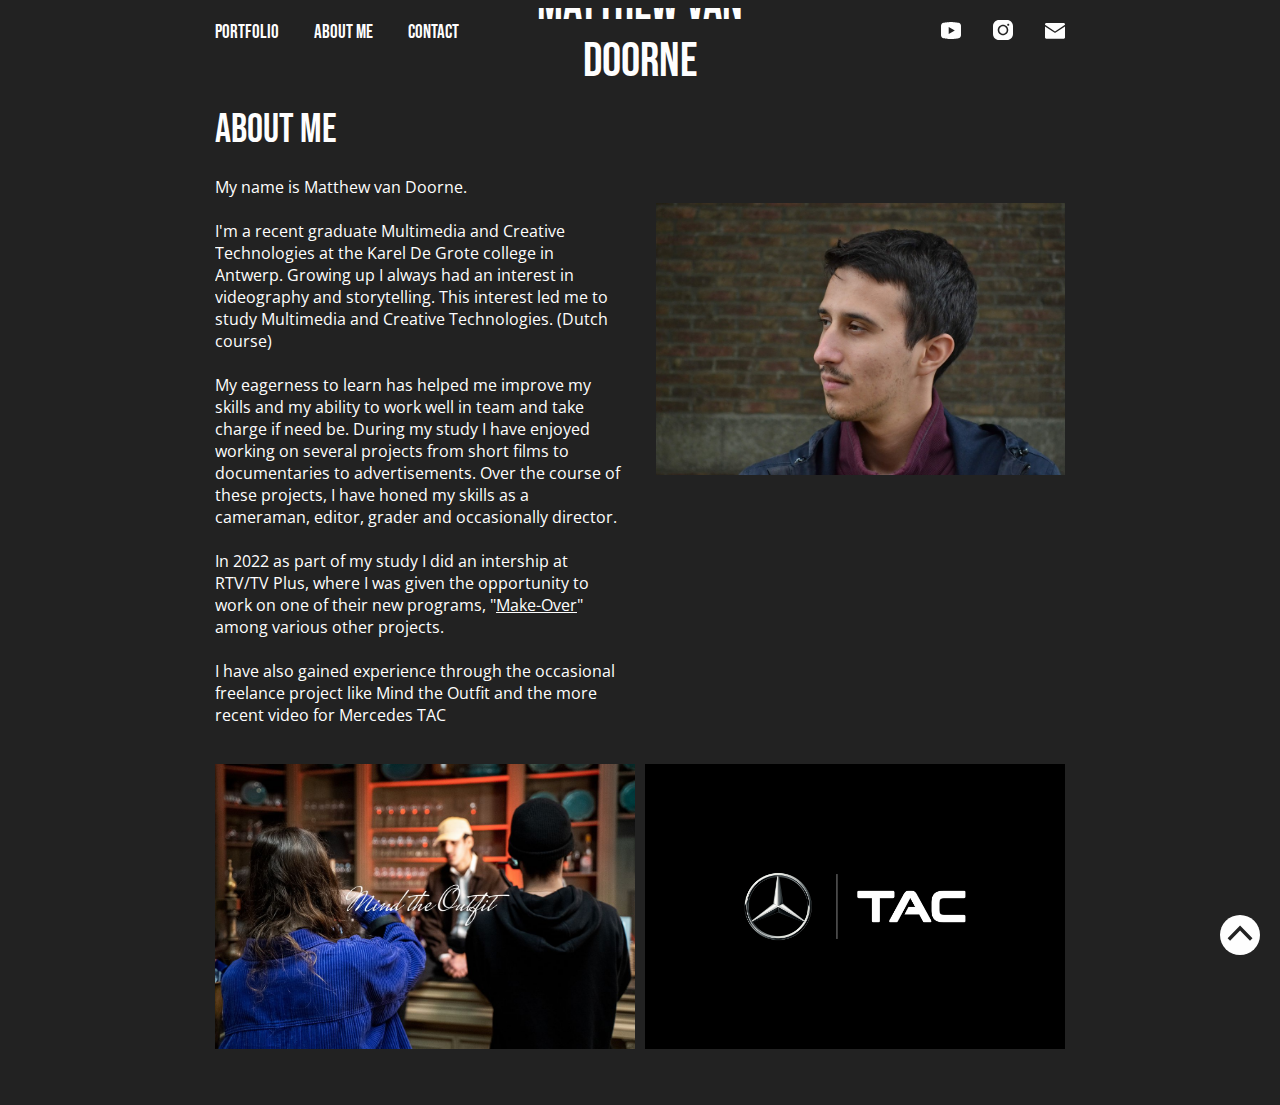
<file: about-me.html>
<!DOCTYPE html>
<html lang="en">
<head>
    <meta charset="UTF-8">
    <meta name="viewport" content="width=device-width, initial-scale=1.0">

    <!-- Fonts -->
    <link rel="preconnect" href="https://fonts.googleapis.com">
    <link rel="preconnect" href="https://fonts.gstatic.com" crossorigin>
    <link href="https://fonts.googleapis.com/css2?family=Bebas+Neue&display=swap" rel="stylesheet">
    <link href="https://fonts.googleapis.com/css2?family=Open+Sans:ital,wght@0,300;0,400;0,500;0,600;0,700;0,800;1,300;1,400;1,500;1,600;1,700;1,800&display=swap" rel="stylesheet">

    <!-- Css -->
    <link rel="stylesheet" href="./css/main.css">
    <link rel="stylesheet" href="./css/project-gallery.css">
    <link rel="stylesheet" href="./css/custom-blocks.css">

    <!-- SEO stuff -->
    <link rel="icon" href="./assets/seo/favicon.png">

    <!-- Primary Meta Tags -->
    <title>Matthew Van Doorne | About me</title>
    <meta name="title" content="Matthew Van Doorne | About me" />
    <meta name="description" content="Ambitious creative and technology enthousiast." />

    <!-- Open Graph / Facebook -->
    <meta property="og:type" content="website" />
    <meta property="og:url" content="https://matthewvandoorne.github.io/portfolio/" /> 
    <meta property="og:title" content="Matthew Van Doorne | About me" />
    <meta property="og:description" content="Ambitious creative and technology enthousiast." />
    <meta property="og:image" content="https://matthewvandoorne.github.io/portfolio/assets/seo/metatag.png" /> 

    <!-- Twitter -->
    <meta property="twitter:card" content="summary_large_image" />
    <meta property="twitter:url" content="https://matthewvandoorne.github.io/portfolio/" /> 
    <meta property="twitter:title" content="Matthew Van Doorne | About me" />
    <meta property="twitter:description" content="Ambitious creative and technology enthousiast." />
    <meta property="twitter:image" content="https://matthewvandoorne.github.io/portfolio/assets/seo/metatag.png" /> 

</head>
<body>
    <nav class="desktop-nav">
        <div class="internal-links">
            <a href="./index.html">Portfolio</a>
            <a href="./about-me.html">About me</a>
            <a href="./contact.html">Contact</a>
        </div>

        <a href="./index.html" class="logo"><h1>Matthew Van Doorne</h1></a>

        <div class="social-links">
            <a href="https://www.youtube.com/channel/UC_4LJ2AacOjY6JQMafYwC5Q"><img src="./assets/social-icons/youtube.svg" target="_blank" alt="youtube"></a>
            <a href="https://www.instagram.com/matthewvandoorne/" target="_blank"><img src="./assets/social-icons/instagram.svg" alt="instagram"></a>
            <a href="mailto:matthewvd@hotmail.com"><img src="./assets/social-icons/mail.svg" alt="Email"></a>
        </div>
    </nav>

    <nav class="mobile-nav">
        <a href="./index.html" class="logo"><h1>Matthew Van Doorne</h1></a>

        <input type="checkbox" name="" id="HamburgerState">
        <div class="hamburger hamburger-lines">
            <span class="line line1"></span>
            <span class="line line2"></span>
            <span class="line line3"></span>
        </div>

        <div class="menu-items">
            <div class="internal-links">
                <a href="./index.html">Portfolio</a>
                <a href="./about-me.html">About me</a>
                <a href="./contact.html">Contact</a>
            </div>
            
            <div class="social-links">
                <a href="https://www.youtube.com/channel/UC_4LJ2AacOjY6JQMafYwC5Q"><img src="./assets/social-icons/youtube.svg" target="_blank" alt="youtube"></a>
                <a href="https://www.instagram.com/matthewvandoorne/" target="_blank"><img src="./assets/social-icons/instagram.svg" alt="instagram"></a>
                <a href="mailto:matthewvd@hotmail.com"><img src="./assets/social-icons/mail.svg" alt="Email"></a>
            </div>
        </div>
    </nav>

    <main>
        <section class="left-title-block">
            <h2>About me</h2>
        </section>

        <section class="image-right-text-left-block">
            <p>
                <br> My name is Matthew van Doorne.<br><br> 
                I'm a recent graduate Multimedia and Creative Technologies at the Karel De Grote college in Antwerp. 
                Growing up I always had an interest in videography and storytelling. 
                This interest led me to study Multimedia and Creative Technologies. (Dutch course) 
                <br><br> My eagerness to learn has helped me improve my skills and my ability to work well in team and take charge if need be. 
                During my study I have enjoyed working on several projects from short films to documentaries to advertisements. Over the course of these projects, I have honed my skills as a cameraman, editor, grader and occasionally director.
                <br><br> In 2022 as part of my study I did an intership at RTV/TV Plus, where I was given the opportunity to work on one of their new programs, "<a href="https://tvplus.be/artikel/een-metamorfose-om-u-tegen-te-zeggen">Make-Over</a>" among various other projects. 
                <br><br> I have also gained experience through the occasional freelance project like Mind the Outfit and the more recent video for Mercedes TAC
            </p>
            <img src="./assets/matthew-van-doorne.jpg" alt="Matthew Van Doorne">
        </section>

        <br><br>

        <section class="project-gallery">
                        
            <a href="./projects/mind-the-outfit.html" class="project-wrapper">
                <img src="./assets/projects/mind-the-outfit/mind the outfit.jpg" alt="Mind the outfit">
                <div class="text-overlay">
                    <h3>Mind the outfit <br>2021</h3>
                </div>
            </a>
            
            <a href="./projects/mercedes-tac.html" class="project-wrapper">
                <img src="./assets/projects/tac-mercedes/Thumbnail 3.jpg" alt="TAC Mercedes Benz">
                <div class="text-overlay">
                    <h3>TAC Mercedes Benz <br>2022</h3>
                </div>
            </a>

        </section>  
    </main>
    <div id="scrollToTopButton"><img src="./assets/up-arrow.svg" alt="upButton"></div>

    <script src="./js/main.js"></script>
</body>
</html>
</file>
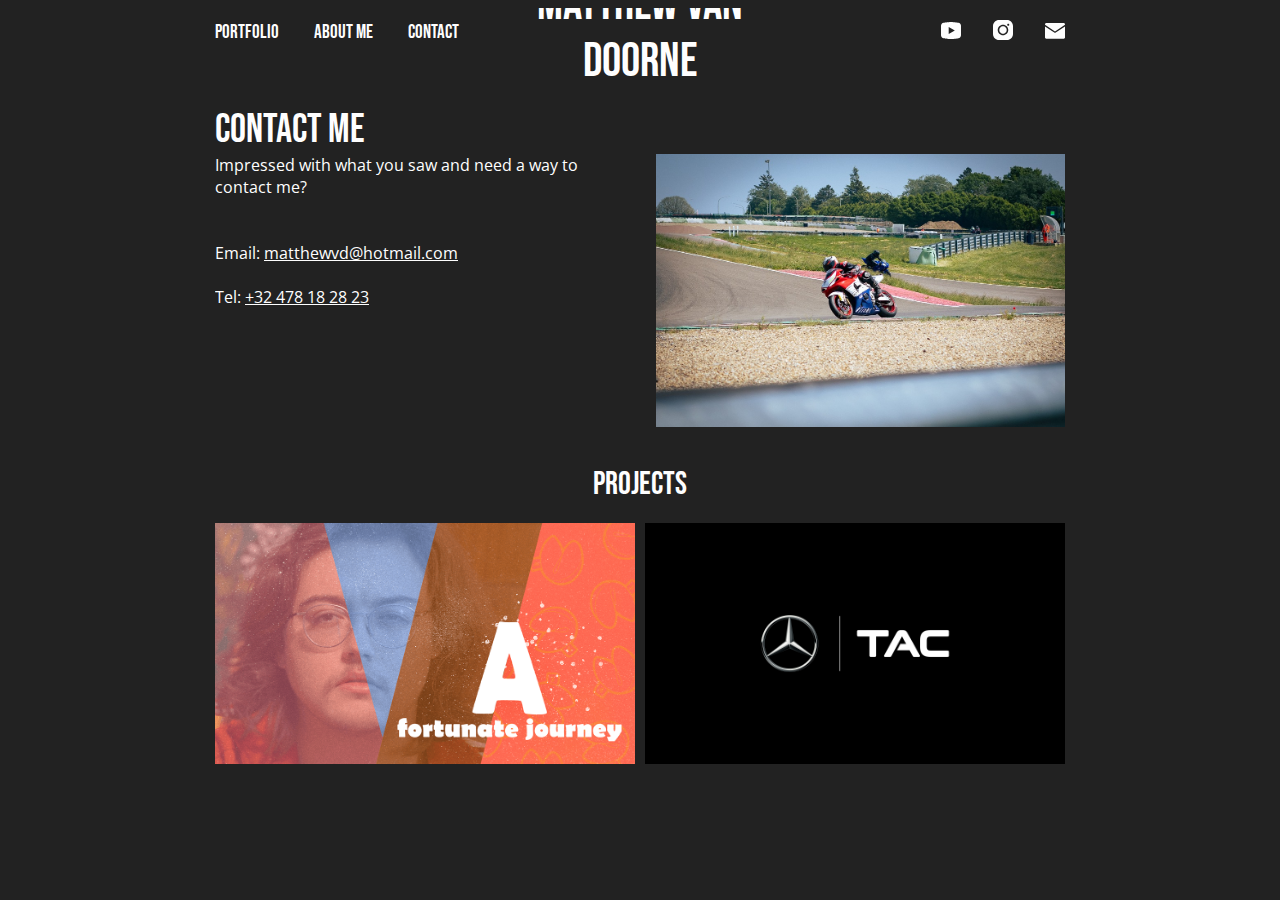
<file: contact.html>
<!DOCTYPE html>
<html lang="en">
<head>
    <meta charset="UTF-8">
    <meta name="viewport" content="width=device-width, initial-scale=1.0">

    <!-- Fonts -->
    <link rel="preconnect" href="https://fonts.googleapis.com">
    <link rel="preconnect" href="https://fonts.gstatic.com" crossorigin>
    <link href="https://fonts.googleapis.com/css2?family=Bebas+Neue&display=swap" rel="stylesheet">
    <link href="https://fonts.googleapis.com/css2?family=Open+Sans:ital,wght@0,300;0,400;0,500;0,600;0,700;0,800;1,300;1,400;1,500;1,600;1,700;1,800&display=swap" rel="stylesheet">

    <!-- Css -->
    <link rel="stylesheet" href="./css/main.css">
    <link rel="stylesheet" href="./css/project-gallery.css">
    <link rel="stylesheet" href="./css/custom-blocks.css">

    <!-- SEO stuff -->
    <link rel="icon" href="./assets/seo/favicon.png">

    <!-- Primary Meta Tags -->
    <title>Matthew Van Doorne | Contact me</title>
    <meta name="title" content="Matthew Van Doorne | Contact me" />
    <meta name="description" content="Ambitious creative and technology enthousiast." />

    <!-- Open Graph / Facebook -->
    <meta property="og:type" content="website" />
    <meta property="og:url" content="https://matthewvandoorne.github.io/portfolio/" /> 
    <meta property="og:title" content="Matthew Van Doorne | Contact me" />
    <meta property="og:description" content="Ambitious creative and technology enthousiast." />
    <meta property="og:image" content="https://matthewvandoorne.github.io/portfolio/assets/seo/metatag.png" /> 

    <!-- Twitter -->
    <meta property="twitter:card" content="summary_large_image" />
    <meta property="twitter:url" content="https://matthewvandoorne.github.io/portfolio/" /> 
    <meta property="twitter:title" content="Matthew Van Doorne | Contact me" />
    <meta property="twitter:description" content="Ambitious creative and technology enthousiast." />
    <meta property="twitter:image" content="https://matthewvandoorne.github.io/portfolio/assets/seo/metatag.png" /> 

</head>
<body>
    <nav class="desktop-nav">
        <div class="internal-links">
            <a href="./index.html">Portfolio</a>
            <a href="./about-me.html">About me</a>
            <a href="./contact.html">Contact</a>
        </div>

        <a href="./index.html" class="logo"><h1>Matthew Van Doorne</h1></a>

        <div class="social-links">
            <a href="https://www.youtube.com/channel/UC_4LJ2AacOjY6JQMafYwC5Q"><img src="./assets/social-icons/youtube.svg" target="_blank" alt="youtube"></a>
            <a href="https://www.instagram.com/matthewvandoorne/" target="_blank"><img src="./assets/social-icons/instagram.svg" alt="instagram"></a>
            <a href="mailto:matthewvd@hotmail.com"><img src="./assets/social-icons/mail.svg" alt="Email"></a>
        </div>
    </nav>

    <nav class="mobile-nav">
        <a href="./index.html" class="logo"><h1>Matthew Van Doorne</h1></a>

        <input type="checkbox" name="" id="HamburgerState">
        <div class="hamburger hamburger-lines">
            <span class="line line1"></span>
            <span class="line line2"></span>
            <span class="line line3"></span>
        </div>

        <div class="menu-items">
            <div class="internal-links">
                <a href="./index.html">Portfolio</a>
                <a href="./about-me.html">About me</a>
                <a href="./contact.html">Contact</a>
            </div>
            
            <div class="social-links">
                <a href="https://www.youtube.com/channel/UC_4LJ2AacOjY6JQMafYwC5Q"><img src="./assets/social-icons/youtube.svg" target="_blank" alt="youtube"></a>
                <a href="https://www.instagram.com/matthewvandoorne/" target="_blank"><img src="./assets/social-icons/instagram.svg" alt="instagram"></a>
                <a href="mailto:matthewvd@hotmail.com"><img src="./assets/social-icons/mail.svg" alt="Email"></a>
            </div>
        </div>
    </nav>

    <main>
        <section class="left-title-block">
            <h2>Contact me</h2>
        </section>

        <section class="image-right-text-left-block">
            <p>Impressed with what you saw and need a way to contact me? 
                <br><br><br>
                Email: <a href="mailto:matthewvd@hotmail.com">matthewvd@hotmail.com</a>
                <br><br>
                Tel: <a href="tel:+32 478 18 28 23">+32 478 18 28 23</a>
            </p>
            <img src="./assets/DSC05279.jpg" alt="Contact phone">
        </section>

        <br><br> 
        <section class="middle-sub-title-block">
            <h3>
                Projects
            </h3>
        </section>
        <br>
        <section class="project-gallery">
            
            <a href="./projects/fortunate-journey.html" class="project-wrapper">
                <img src="./assets/projects/fortunate-journey/Poster Wide-min.png" alt="Fortunate journey">
                <div class="text-overlay">
                    <h3>Fortunate journey <br>2021</h3>
                </div>
            </a>
            <a href="./projects/mercedes-tac.html" class="project-wrapper">
                <img src="./assets/projects/tac-mercedes/Thumbnail 3.jpg" alt="TAC Mercedes Benz">
                <div class="text-overlay">
                    <h3>TAC Mercedes Benz <br>2022</h3>
                </div>
            </a>
        </section>  
    </main>
    <div id="scrollToTopButton"><img src="./assets/up-arrow.svg" alt="upButton"></div>

    <script src="./js/main.js"></script>
</body>
</html>
</file>
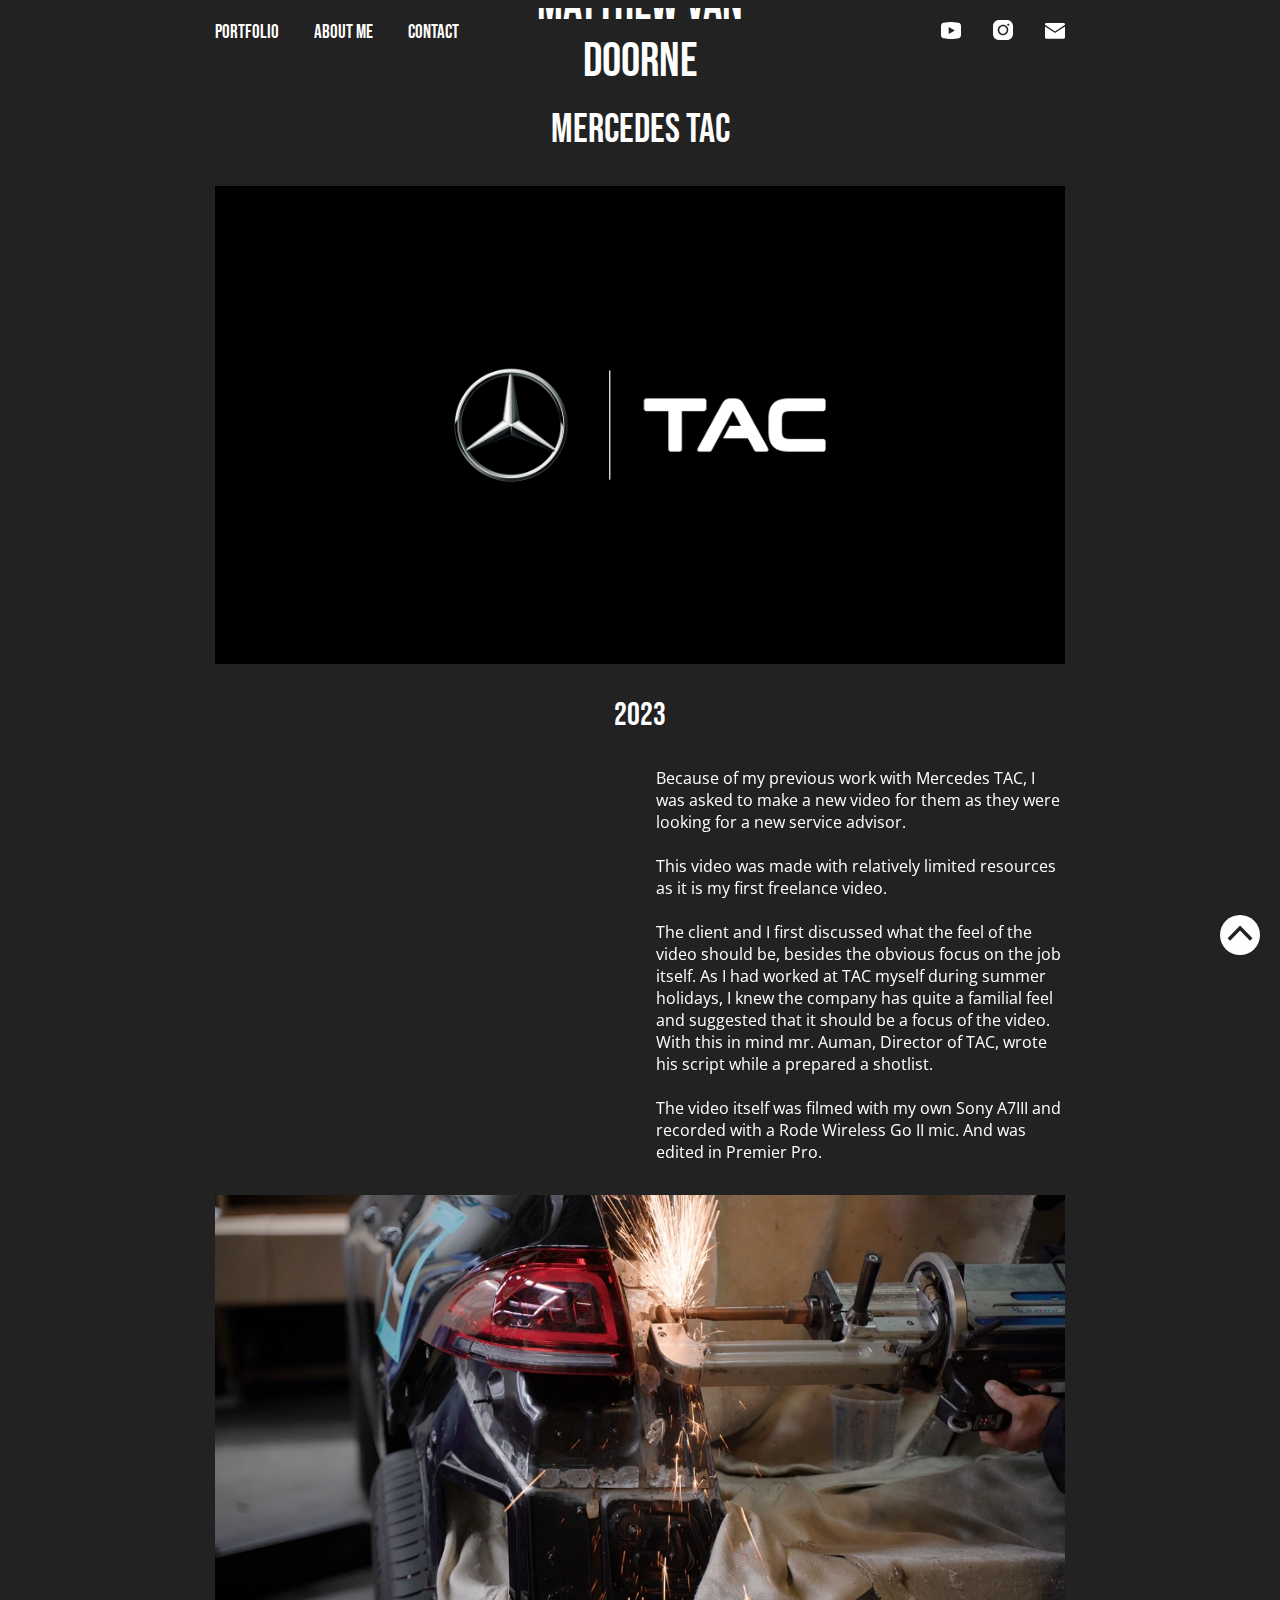
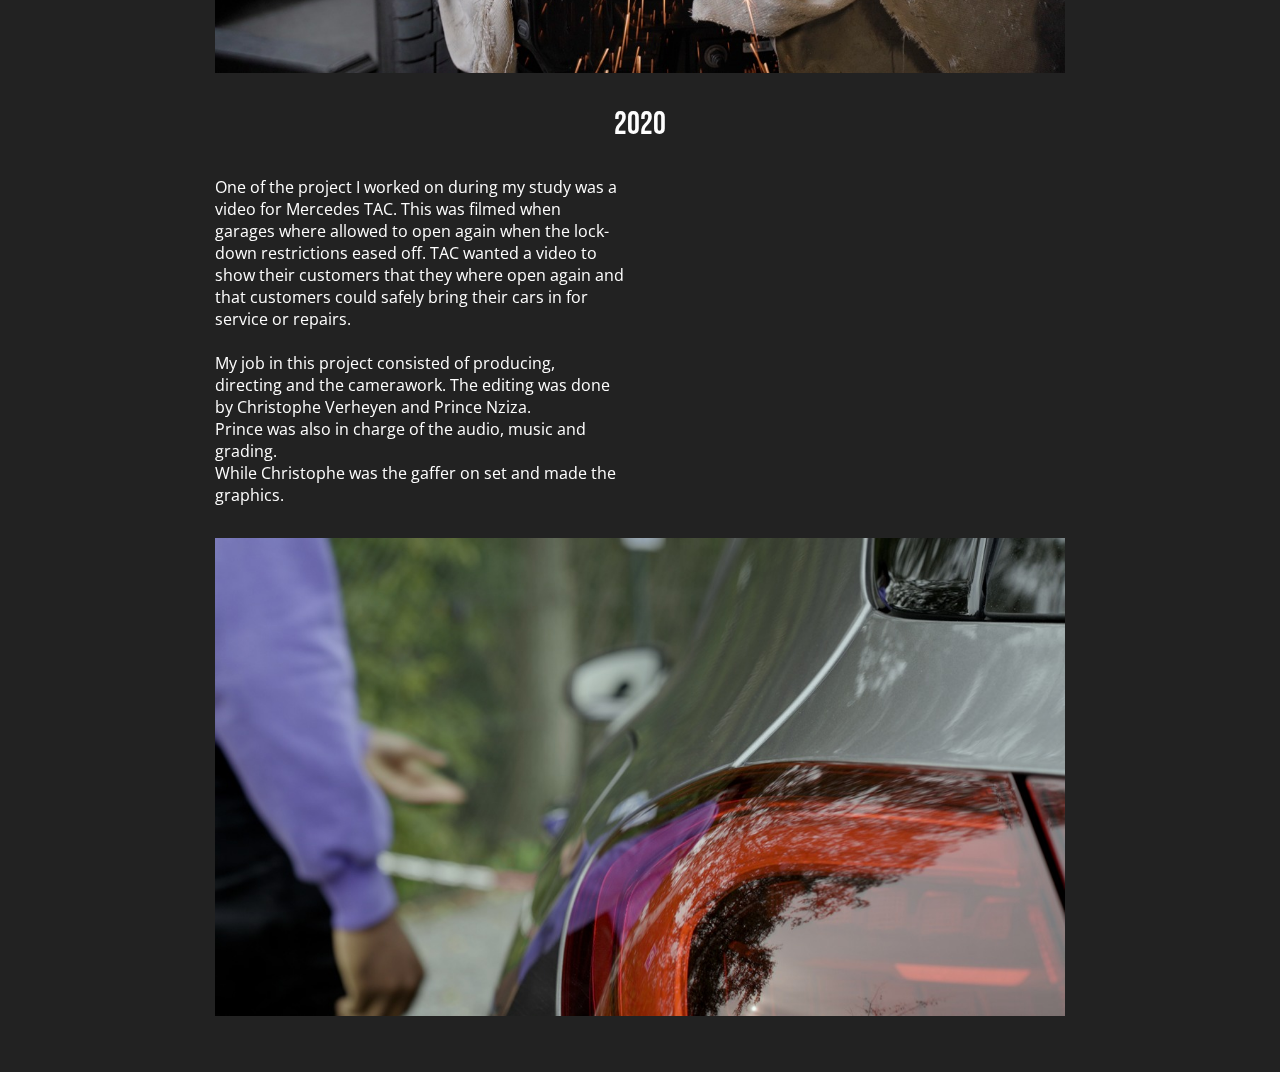
<file: projects/mercedes-tac.html>
<!DOCTYPE html>
<html lang="en">
<head>
    <meta charset="UTF-8">
    <meta name="viewport" content="width=device-width, initial-scale=1.0">

    <!-- Fonts -->
    <link rel="preconnect" href="https://fonts.googleapis.com">
    <link rel="preconnect" href="https://fonts.gstatic.com" crossorigin>
    <link href="https://fonts.googleapis.com/css2?family=Bebas+Neue&display=swap" rel="stylesheet">
    <link href="https://fonts.googleapis.com/css2?family=Open+Sans:ital,wght@0,300;0,400;0,500;0,600;0,700;0,800;1,300;1,400;1,500;1,600;1,700;1,800&display=swap" rel="stylesheet">

    <!-- Css -->
    <link rel="stylesheet" href="./../css/main.css">
    <link rel="stylesheet" href="./../css/project-gallery.css">
    <link rel="stylesheet" href="./../css/custom-blocks.css">

    <!-- SEO stuff -->
    <link rel="icon" href="./../assets/seo/favicon.png">

    <!-- Primary Meta Tags -->
    <title>Matthew Van Doorne | Mercedes Tac</title>
    <meta name="title" content="Matthew Van Doorne | Mercedes Tac" />
    <meta name="description" content="Ambitious creative and technology enthousiast." />

    <!-- Open Graph / Facebook -->
    <meta property="og:type" content="website" />
    <meta property="og:url" content="https://matthewvandoorne.github.io/portfolio/" /> 
    <meta property="og:title" content="Matthew Van Doorne | Mercedes Tac" />
    <meta property="og:description" content="Ambitious creative and technology enthousiast." />
    <meta property="og:image" content="https://matthewvandoorne.github.io/portfolio/assets/seo/metatag.png" /> 

    <!-- Twitter -->
    <meta property="twitter:card" content="summary_large_image" />
    <meta property="twitter:url" content="https://matthewvandoorne.github.io/portfolio/" /> 
    <meta property="twitter:title" content="Matthew Van Doorne | Mercedes Tac" />
    <meta property="twitter:description" content="Ambitious creative and technology enthousiast." />
    <meta property="twitter:image" content="https://matthewvandoorne.github.io/portfolio/assets/seo/metatag.png" /> 

</head>
<body>
    <nav class="desktop-nav">
        <div class="internal-links">
            <a href="./../index.html">Portfolio</a>
            <a href="./../about-me.html">About me</a>
            <a href="./../contact.html">Contact</a>
        </div>

        <a href="./../index.html" class="logo"><h1>Matthew Van Doorne</h1></a>

        <div class="social-links">
            <a href="https://www.youtube.com/channel/UC_4LJ2AacOjY6JQMafYwC5Q"><img src="./../assets/social-icons/youtube.svg" target="_blank" alt="youtube"></a>
            <a href="https://www.instagram.com/matthewvandoorne/" target="_blank"><img src="./../assets/social-icons/instagram.svg" alt="instagram"></a>
            <a href="mailto:matthewvd@hotmail.com"><img src="./../assets/social-icons/mail.svg" alt="Email"></a>
        </div>
    </nav>

    <nav class="mobile-nav">
        <a href="./../index.html" class="logo"><h1>Matthew Van Doorne</h1></a>

        <input type="checkbox" name="" id="HamburgerState">
        <div class="hamburger hamburger-lines">
            <span class="line line1"></span>
            <span class="line line2"></span>
            <span class="line line3"></span>
        </div>

        <div class="menu-items">
            <div class="internal-links">
                <a href="./../index.html">Portfolio</a>
                <a href="./../about-me.html">About me</a>
                <a href="./../contact.html">Contact</a>
            </div>
            
            <div class="social-links">
                <a href="https://www.youtube.com/channel/UC_4LJ2AacOjY6JQMafYwC5Q"><img src="./../assets/social-icons/youtube.svg" target="_blank" alt="youtube"></a>
                <a href="https://www.instagram.com/matthewvandoorne/" target="_blank"><img src="./../assets/social-icons/instagram.svg" alt="instagram"></a>
                <a href="mailto:matthewvd@hotmail.com"><img src="./../assets/social-icons/mail.svg" alt="Email"></a>
            </div>
        </div>
    </nav>

    <main class="project-main">
        <section class="middle-title-block">
            <h2>Mercedes TAC</h2>
        </section>

        <section class="single-image-block">
            <img src="./../assets/projects/tac-mercedes/Thumbnail 3.jpg" alt="Logo Mercedes TAC">
        </section>

        <section class="middle-sub-title-block">
            <h3>2023</h3>
        </section>

        <section class="youtube-left-text-right-block">
            <iframe width="560" height="315" src="https://www.youtube.com/embed/xF8R1xYlZ4A?si=OWPrgPIE7yaXBYis" title="YouTube video player" frameborder="0" allow="accelerometer; autoplay; clipboard-write; encrypted-media; gyroscope; picture-in-picture; web-share" allowfullscreen></iframe>
            <p>Because of my previous work with Mercedes TAC, I was asked to make a new video for them as they were looking for a new service advisor. 
                <br><br>This video was made with relatively limited resources as it is my first freelance video. 
                <br><br>The client and I first discussed what the feel of the video should be, besides the obvious focus on the job itself.
                As I had worked at TAC myself during summer holidays, 
                I knew the company has quite a familial feel and suggested that it should be a focus of the video.
                With this in mind mr. Auman, Director of TAC, wrote his script while a prepared a shotlist. 
                <br><br>The video itself was filmed with my own Sony A7III and recorded with a Rode Wireless Go II mic. And was edited in Premier Pro.

            </p>
        </section>

        <section class="single-image-block">
            <img src="./../assets/projects/tac-mercedes/Thumbnail 2.jpg" alt="photo of a mechanic welding">
        </section>

        <section class="middle-sub-title-block">
            <h3>2020</h3>
        </section>

        <section class="youtube-right-text-left-block">
            <p>One of the project I worked on during my study was a video for Mercedes TAC. 
                This was filmed when garages where allowed to open again when the lock-down restrictions eased off. 
                TAC wanted a video to show their customers that they where open again and that customers could safely bring their cars in for service or repairs.
                <br><br> My job in this project consisted of producing, directing and the camerawork. 
                The editing was done by Christophe Verheyen and Prince Nziza. 
                <br>Prince was also in charge of the audio, music and grading. 
                <br>While Christophe was the gaffer on set and made the graphics.</p>
            <iframe width="560" height="315" src="https://www.youtube.com/embed/n02F2sY62Ec?si=bpnRovUGoqGqvD9l" title="YouTube video player" frameborder="0" allow="accelerometer; autoplay; clipboard-write; encrypted-media; gyroscope; picture-in-picture; web-share" allowfullscreen></iframe>
        </section>

        <section class="single-image-block">
            <img src="./../assets/projects/tac-mercedes/31.jpg" alt="photo of a customer getting in their car">
        </section>
    </main>
    <div id="scrollToTopButton"><img src="./../assets/up-arrow.svg" alt="upButton"></div>

    <script src="./../js/main.js"></script>
</body>
</html>
</file>
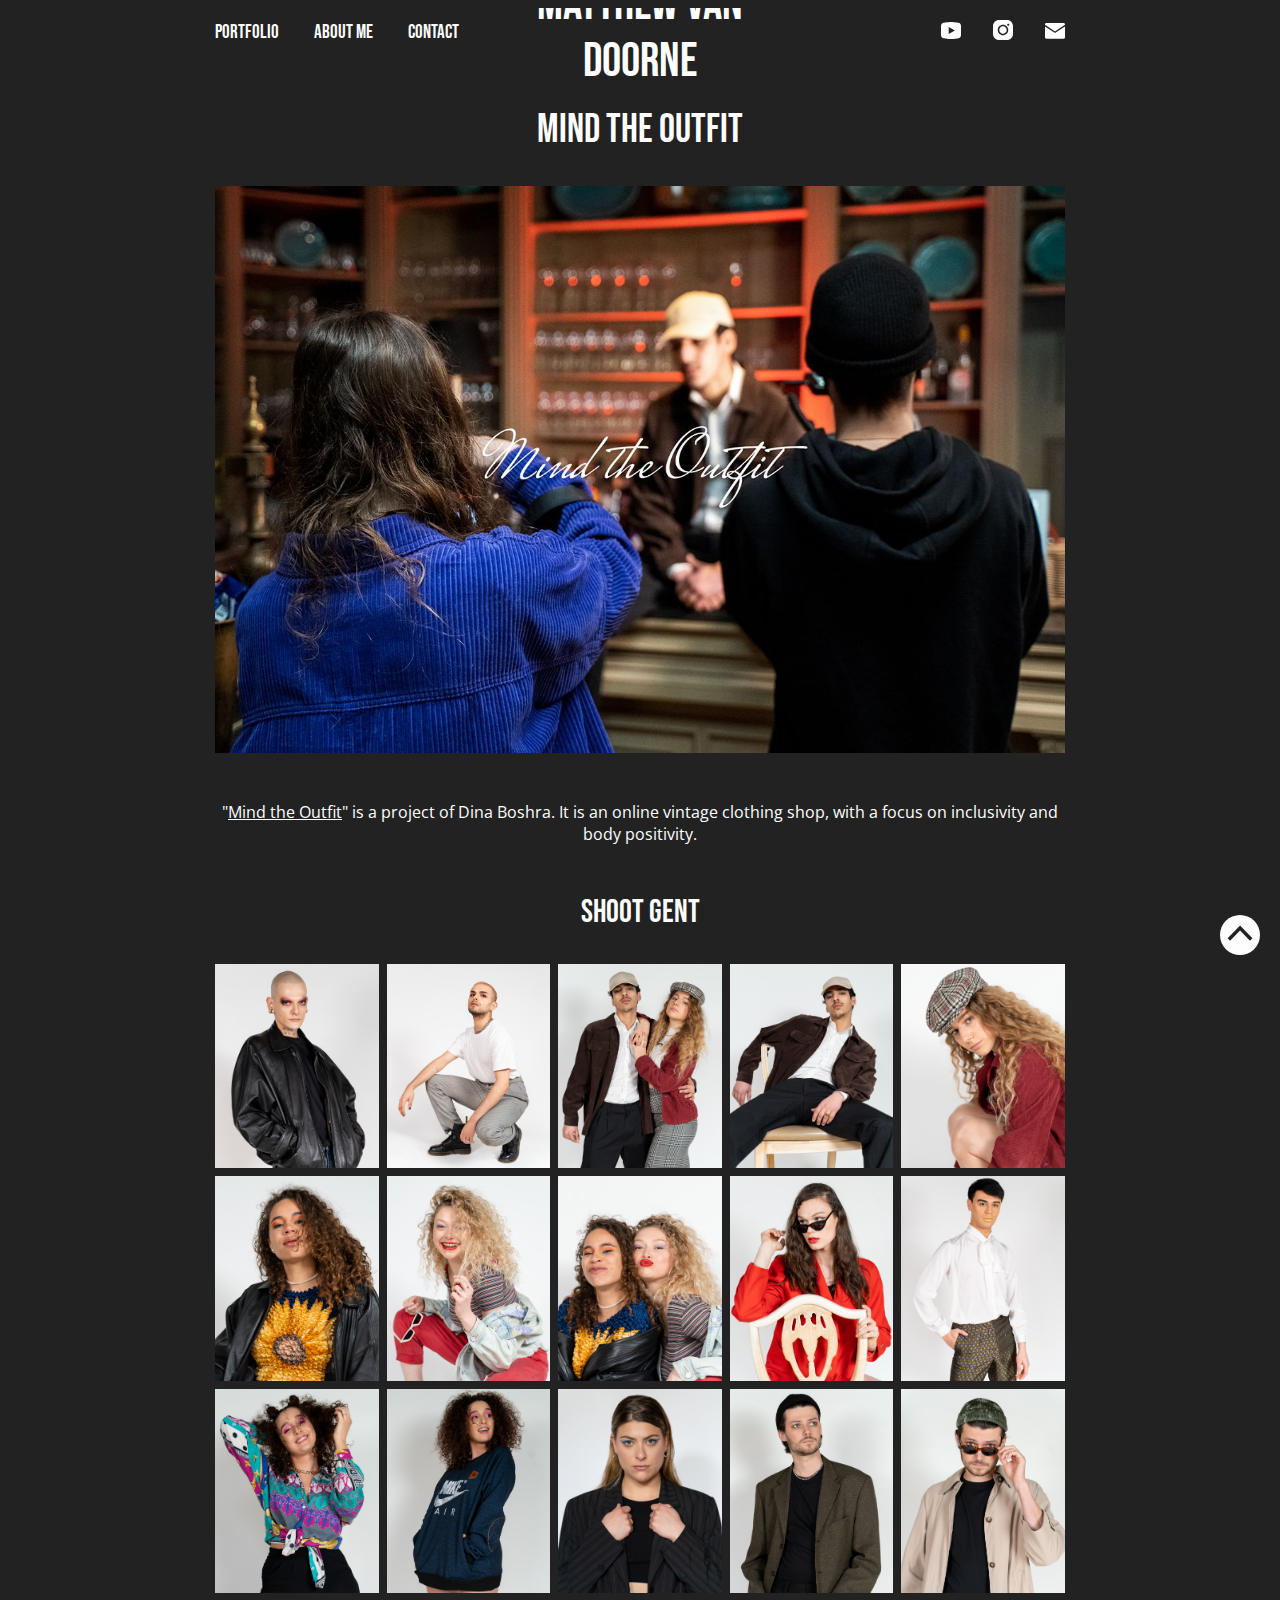
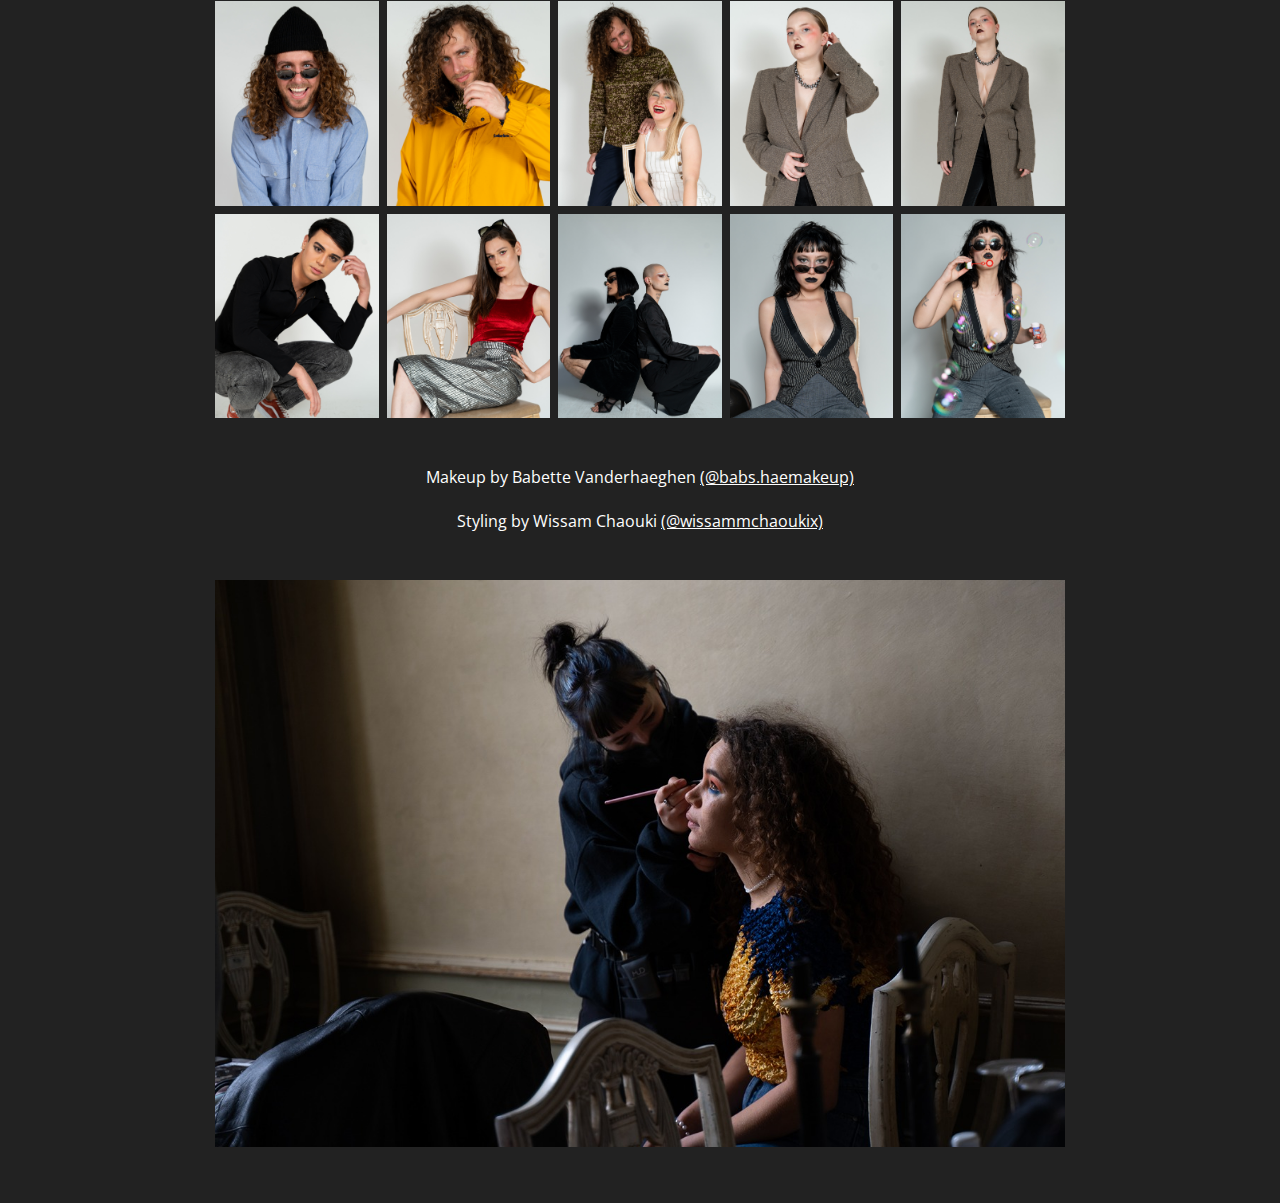
<file: projects/mind-the-outfit.html>
<!DOCTYPE html>
<html lang="en">
<head>
    <meta charset="UTF-8">
    <meta name="viewport" content="width=device-width, initial-scale=1.0">

    <!-- Fonts -->
    <link rel="preconnect" href="https://fonts.googleapis.com">
    <link rel="preconnect" href="https://fonts.gstatic.com" crossorigin>
    <link href="https://fonts.googleapis.com/css2?family=Bebas+Neue&display=swap" rel="stylesheet">
    <link href="https://fonts.googleapis.com/css2?family=Open+Sans:ital,wght@0,300;0,400;0,500;0,600;0,700;0,800;1,300;1,400;1,500;1,600;1,700;1,800&display=swap" rel="stylesheet">

    <!-- Css -->
    <link rel="stylesheet" href="./../css/main.css">
    <link rel="stylesheet" href="./../css/project-gallery.css">
    <link rel="stylesheet" href="./../css/custom-blocks.css">

    <!-- SEO stuff -->
    <link rel="icon" href="./../assets/seo/favicon.png">

    <!-- Primary Meta Tags -->
    <title>Matthew Van Doorne | Mind The Outfit</title>
    <meta name="title" content="Matthew Van Doorne | Mind The Outfit" />
    <meta name="description" content="Ambitious creative and technology enthousiast." />

    <!-- Open Graph / Facebook -->
    <meta property="og:type" content="website" />
    <meta property="og:url" content="https://matthewvandoorne.github.io/portfolio/" /> 
    <meta property="og:title" content="Matthew Van Doorne | Mind The Outfit" />
    <meta property="og:description" content="Ambitious creative and technology enthousiast." />
    <meta property="og:image" content="https://matthewvandoorne.github.io/portfolio/assets/seo/metatag.png" /> 

    <!-- Twitter -->
    <meta property="twitter:card" content="summary_large_image" />
    <meta property="twitter:url" content="https://matthewvandoorne.github.io/portfolio/" /> 
    <meta property="twitter:title" content="Matthew Van Doorne | Mind The Outfit" />
    <meta property="twitter:description" content="Ambitious creative and technology enthousiast." />
    <meta property="twitter:image" content="https://matthewvandoorne.github.io/portfolio/assets/seo/metatag.png" /> 

</head>
<body>
    <nav class="desktop-nav">
        <div class="internal-links">
            <a href="./../index.html">Portfolio</a>
            <a href="./../about-me.html">About me</a>
            <a href="./../contact.html">Contact</a>
        </div>

        <a href="./../index.html" class="logo"><h1>Matthew Van Doorne</h1></a>

        <div class="social-links">
            <a href="https://www.youtube.com/channel/UC_4LJ2AacOjY6JQMafYwC5Q"><img src="./../assets/social-icons/youtube.svg" target="_blank" alt="youtube"></a>
            <a href="https://www.instagram.com/matthewvandoorne/" target="_blank"><img src="./../assets/social-icons/instagram.svg" alt="instagram"></a>
            <a href="mailto:matthewvd@hotmail.com"><img src="./../assets/social-icons/mail.svg" alt="Email"></a>
        </div>
    </nav>

    <nav class="mobile-nav">
        <a href="./../index.html" class="logo"><h1>Matthew Van Doorne</h1></a>

        <input type="checkbox" name="" id="HamburgerState">
        <div class="hamburger hamburger-lines">
            <span class="line line1"></span>
            <span class="line line2"></span>
            <span class="line line3"></span>
        </div>

        <div class="menu-items">
            <div class="internal-links">
                <a href="./../index.html">Portfolio</a>
                <a href="./../about-me.html">About me</a>
                <a href="./../contact.html">Contact</a>
            </div>
            
            <div class="social-links">
                <a href="https://www.youtube.com/channel/UC_4LJ2AacOjY6JQMafYwC5Q"><img src="./../assets/social-icons/youtube.svg" target="_blank" alt="youtube"></a>
                <a href="https://www.instagram.com/matthewvandoorne/" target="_blank"><img src="./../assets/social-icons/instagram.svg" alt="instagram"></a>
                <a href="mailto:matthewvd@hotmail.com"><img src="./../assets/social-icons/mail.svg" alt="Email"></a>
            </div>
        </div>
    </nav>

    <main class="project-main">
        <section class="middle-title-block">
            <h2>Mind the outfit</h2>
        </section>

        <section class="single-image-block">
            <img src="./../assets/projects/mind-the-outfit/mind the outfit.jpg" alt="Banner Mind the Outfit">
        </section>

        <section class="text-middle-block">
            <p>"<a href="https://www.instagram.com/mind.theoutfit/">Mind the Outfit</a>"
                is a project of Dina Boshra. 
                It is an online vintage clothing shop, with a focus on inclusivity and body positivity.</p>
        </section>

        <section class="middle-sub-title-block">
            <h3>Shoot gent</h3>
        </section>

        <section class="image-gallery">
            <!-- Add as many images as preferred -->
            <img src="./../assets/projects/mind-the-outfit/photos-mind-the-outfit/DSC00447.jpg" alt="Deedee">
            <img src="./../assets/projects/mind-the-outfit/photos-mind-the-outfit/DSC00509.jpg" alt="Alex">
            <img src="./../assets/projects/mind-the-outfit/photos-mind-the-outfit/DSC00807.jpg" alt="Idries and Axelle">
            <img src="./../assets/projects/mind-the-outfit/photos-mind-the-outfit/DSC00737.jpg" alt="Idries">
            <img src="./../assets/projects/mind-the-outfit/photos-mind-the-outfit/DSC00882.jpg" alt="Axelle">
            <img src="./../assets/projects/mind-the-outfit/photos-mind-the-outfit/DSC00973.jpg" alt="Leonie">
            <img src="./../assets/projects/mind-the-outfit/photos-mind-the-outfit/DSC01018.jpg" alt="Charlotte">
            <img src="./../assets/projects/mind-the-outfit/photos-mind-the-outfit/DSC01106.jpg" alt="Leonie and Charlotte">
            <img src="./../assets/projects/mind-the-outfit/photos-mind-the-outfit/DSC00677.jpg" alt="Bianca">
            <img src="./../assets/projects/mind-the-outfit/photos-mind-the-outfit/DSC00526.jpg" alt="Nikita">
            <img src="./../assets/projects/mind-the-outfit/photos-mind-the-outfit/DSC01651.jpg" alt="Hajar">
            <img src="./../assets/projects/mind-the-outfit/photos-mind-the-outfit/DSC02049.jpg" alt="Hajar in her second look">
            <img src="./../assets/projects/mind-the-outfit/photos-mind-the-outfit/DSC01267.jpg" alt="Eva">
            <img src="./../assets/projects/mind-the-outfit/photos-mind-the-outfit/DSC01446.jpg" alt="Thijs">
            <img src="./../assets/projects/mind-the-outfit/photos-mind-the-outfit/DSC01562.jpg" alt="Thijs in his second look">
            <img src="./../assets/projects/mind-the-outfit/photos-mind-the-outfit/DSC01952.jpg" alt="Yanti">
            <img src="./../assets/projects/mind-the-outfit/photos-mind-the-outfit/DSC03132.jpg" alt="Yanti in his second look">
            <img src="./../assets/projects/mind-the-outfit/photos-mind-the-outfit/DSC03083.jpg" alt="Yanti and Leen">
            <img src="./../assets/projects/mind-the-outfit/photos-mind-the-outfit/DSC03167.jpg" alt="Leen close up">
            <img src="./../assets/projects/mind-the-outfit/photos-mind-the-outfit/DSC03273.jpg" alt="Leen">
            <img src="./../assets/projects/mind-the-outfit/photos-mind-the-outfit/DSC03307.jpg" alt="Nikita in his second look">
            <img src="./../assets/projects/mind-the-outfit/photos-mind-the-outfit/DSC02898.jpg" alt="Bianca in her second look">
            <img src="./../assets/projects/mind-the-outfit/photos-mind-the-outfit/DSC02952.jpg" alt="Deedee and Alex">
            <img src="./../assets/projects/mind-the-outfit/photos-mind-the-outfit/DSC02980.jpg" alt="Babette">
            <img src="./../assets/projects/mind-the-outfit/photos-mind-the-outfit/DSC02998.jpg" alt="Babette blowing bubbles">
        </section>

        <section class="text-middle-block">
            <p>Makeup by Babette Vanderhaeghen 
                <a href="https://www.instagram.com/babs.haemakeup/">(@babs.haemakeup)</a>
                <br><br> Styling by Wissam Chaouki
                <a href="https://www.instagram.com/wissammchaoukix/">(@wissammchaoukix)</a>
            </p>
        </section>

        <section class="single-image-block">
            <img src="./../assets/projects/mind-the-outfit/DSC00889.jpg" alt="Leonie getting her Makeup done by Babette">
        </section>

    </main>
    <div id="scrollToTopButton"><img src="./../assets/up-arrow.svg" alt="upButton"></div>

    <script src="./../js/main.js"></script>
</body>
</html>
</file>
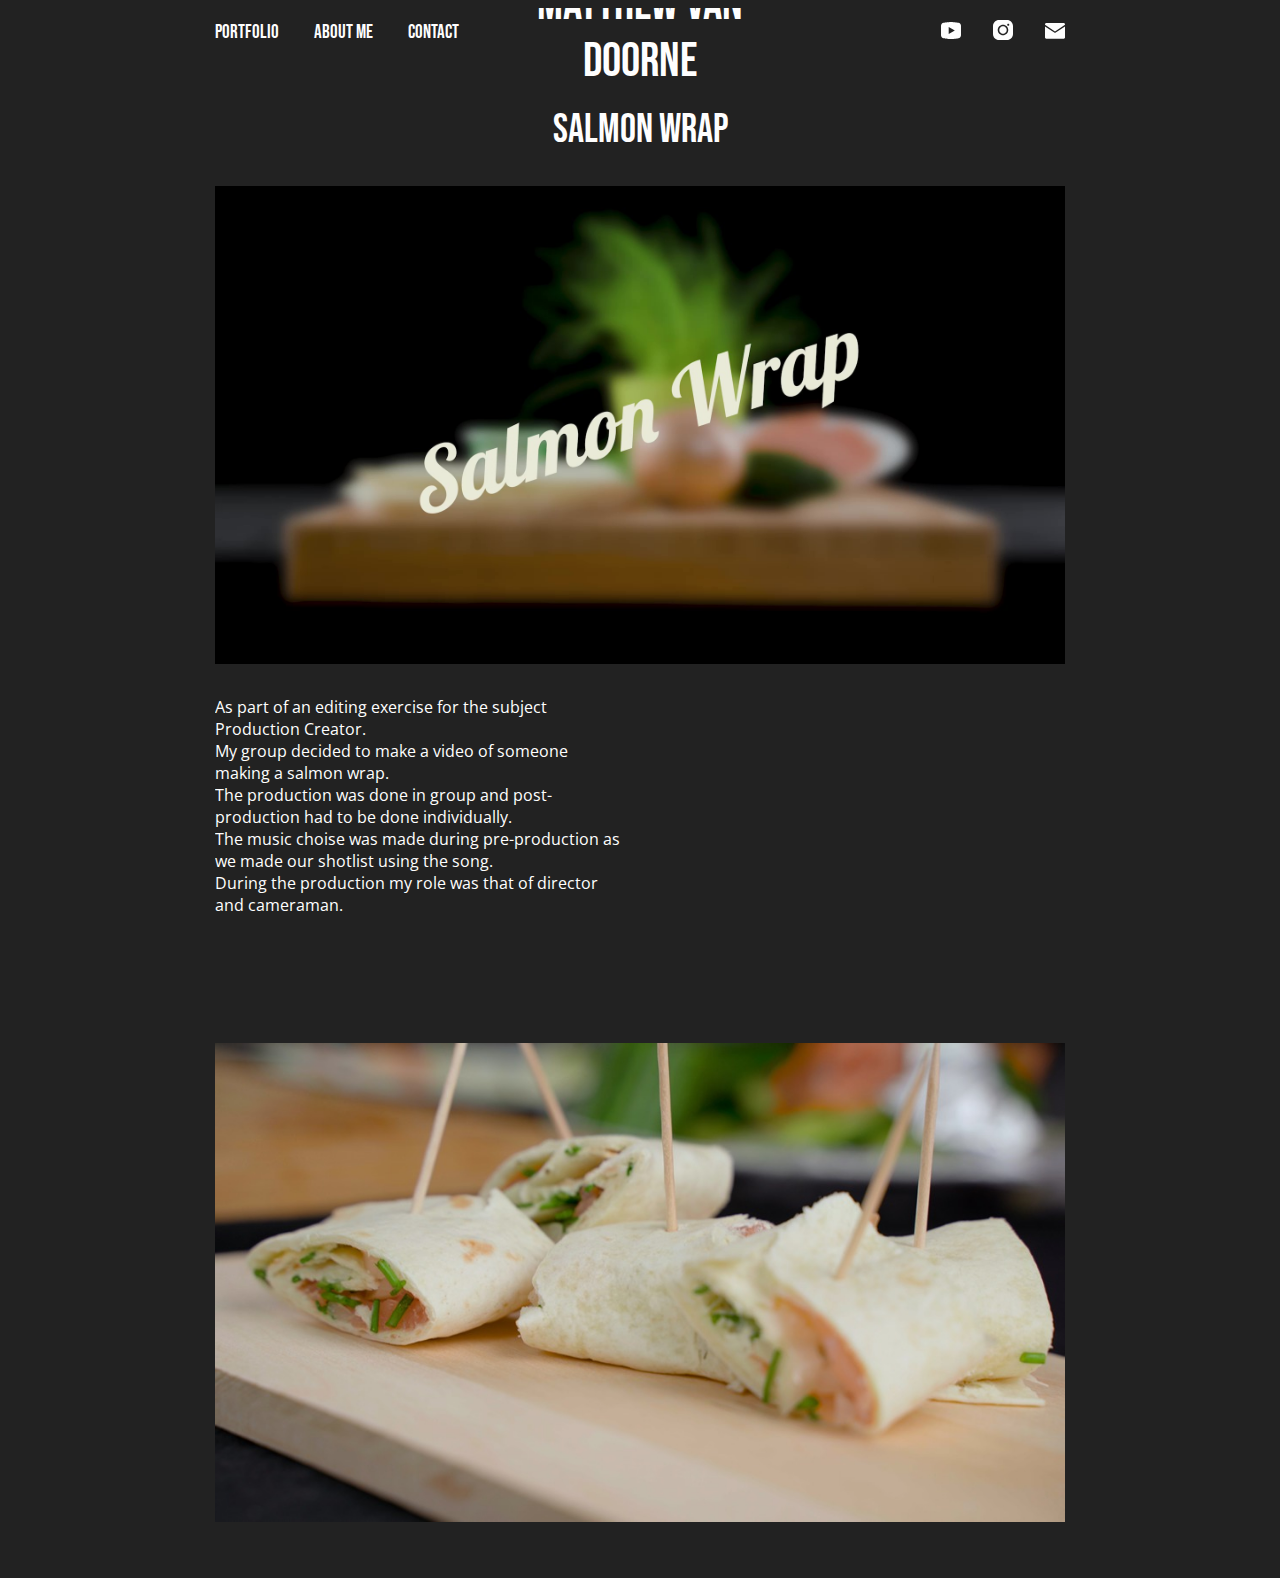
<file: projects/rtv.html>
<!DOCTYPE html>
<html lang="en">
<head>
    <meta charset="UTF-8">
    <meta name="viewport" content="width=device-width, initial-scale=1.0">

    <!-- Fonts -->
    <link rel="preconnect" href="https://fonts.googleapis.com">
    <link rel="preconnect" href="https://fonts.gstatic.com" crossorigin>
    <link href="https://fonts.googleapis.com/css2?family=Bebas+Neue&display=swap" rel="stylesheet">
    <link href="https://fonts.googleapis.com/css2?family=Open+Sans:ital,wght@0,300;0,400;0,500;0,600;0,700;0,800;1,300;1,400;1,500;1,600;1,700;1,800&display=swap" rel="stylesheet">

    <!-- Css -->
    <link rel="stylesheet" href="./../css/main.css">
    <link rel="stylesheet" href="./../css/project-gallery.css">
    <link rel="stylesheet" href="./../css/custom-blocks.css">

    <!-- SEO stuff -->
    <link rel="icon" href="./../assets/seo/favicon.png">

    <!-- Primary Meta Tags -->
    <title>Matthew Van Doorne | Salmon Wrap</title>
    <meta name="title" content="Matthew Van Doorne | Salmon Wrap" />
    <meta name="description" content="Ambitious creative and technology enthousiast." />

    <!-- Open Graph / Facebook -->
    <meta property="og:type" content="website" />
    <meta property="og:url" content="https://bailey-lievens.github.io/matthew-van-doorne/" /> <!-- todo change url -->
    <meta property="og:title" content="Matthew Van Doorne | Salmon Wrap" />
    <meta property="og:description" content="Ambitious creative and technology enthousiast." />
    <meta property="og:image" content="https://bailey-lievens.github.io/matthew-van-doorne/assets/seo/metatag.png" /> <!-- todo change url -->

    <!-- Twitter -->
    <meta property="twitter:card" content="summary_large_image" />
    <meta property="twitter:url" content="https://bailey-lievens.github.io/matthew-van-doorne/" /> <!-- todo change url -->
    <meta property="twitter:title" content="Matthew Van Doorne | Salmon Wrap" />
    <meta property="twitter:description" content="Ambitious creative and technology enthousiast." />
    <meta property="twitter:image" content="https://bailey-lievens.github.io/matthew-van-doorne/assets/seo/metatag.png" /> <!-- todo change url -->

</head>
<body>
    <nav class="desktop-nav">
        <div class="internal-links">
            <a href="./../index.html">Portfolio</a>
            <a href="./../about-me.html">About me</a>
            <a href="./../contact.html">Contact</a>
        </div>

        <a href="./../index.html" class="logo"><h1>Matthew Van Doorne</h1></a>

        <div class="social-links">
            <a href="https://www.youtube.com/channel/UC_4LJ2AacOjY6JQMafYwC5Q"><img src="./../assets/social-icons/youtube.svg" target="_blank" alt="youtube"></a>
            <a href="https://www.instagram.com/matthewvandoorne/" target="_blank"><img src="./../assets/social-icons/instagram.svg" alt="instagram"></a>
            <a href="mailto:matthewvd@hotmail.com"><img src="./../assets/social-icons/mail.svg" alt="Email"></a>
        </div>
    </nav>

    <nav class="mobile-nav">
        <a href="./../index.html" class="logo"><h1>Matthew Van Doorne</h1></a>

        <input type="checkbox" name="" id="HamburgerState">
        <div class="hamburger hamburger-lines">
            <span class="line line1"></span>
            <span class="line line2"></span>
            <span class="line line3"></span>
        </div>

        <div class="menu-items">
            <div class="internal-links">
                <a href="./../index.html">Portfolio</a>
                <a href="./../about-me.html">About me</a>
                <a href="./../contact.html">Contact</a>
            </div>
            
            <div class="social-links">
                <a href="https://www.youtube.com/channel/UC_4LJ2AacOjY6JQMafYwC5Q"><img src="./../assets/social-icons/youtube.svg" target="_blank" alt="youtube"></a>
                <a href="https://www.instagram.com/matthewvandoorne/" target="_blank"><img src="./../assets/social-icons/instagram.svg" alt="instagram"></a>
                <a href="mailto:matthewvd@hotmail.com"><img src="./../assets/social-icons/mail.svg" alt="Email"></a>
            </div>
        </div>
    </nav>

    <main class="project-main">
        <section class="middle-title-block">
            <h2>Salmon Wrap</h2>
        </section>

        <section class="single-image-block">
            <img src="./../assets/projects/salmon-wrap/Final_Moment.jpg" alt="photo opening shot video salmon wrap">
        </section>

        <section class="youtube-right-text-left-block">
            <p>As part of an editing exercise for the subject Production Creator.
                <br> My group decided to make a video of someone making a salmon wrap. 
                <br> The production was done in group and post-production had to be done individually. 
                <br>The music choise was made during pre-production as we made our shotlist using the song. 
                <br> During the production my role was that of director and cameraman.</p>
            <iframe width="560" height="315" src="https://www.youtube.com/embed/x-iGUmk1lOc?si=Bd2O3V28hcOgBmtT" title="YouTube video player" frameborder="0" allow="accelerometer; autoplay; clipboard-write; encrypted-media; gyroscope; picture-in-picture; web-share" allowfullscreen></iframe>
        </section>

        <section class="single-image-block">
            <img src="./../assets/projects/salmon-wrap/page end sw.jpg" alt="photo salmon wrap">
        </section>
    </main>

    <script src="./../js/main.js"></script>
</body>
</html>
</file>
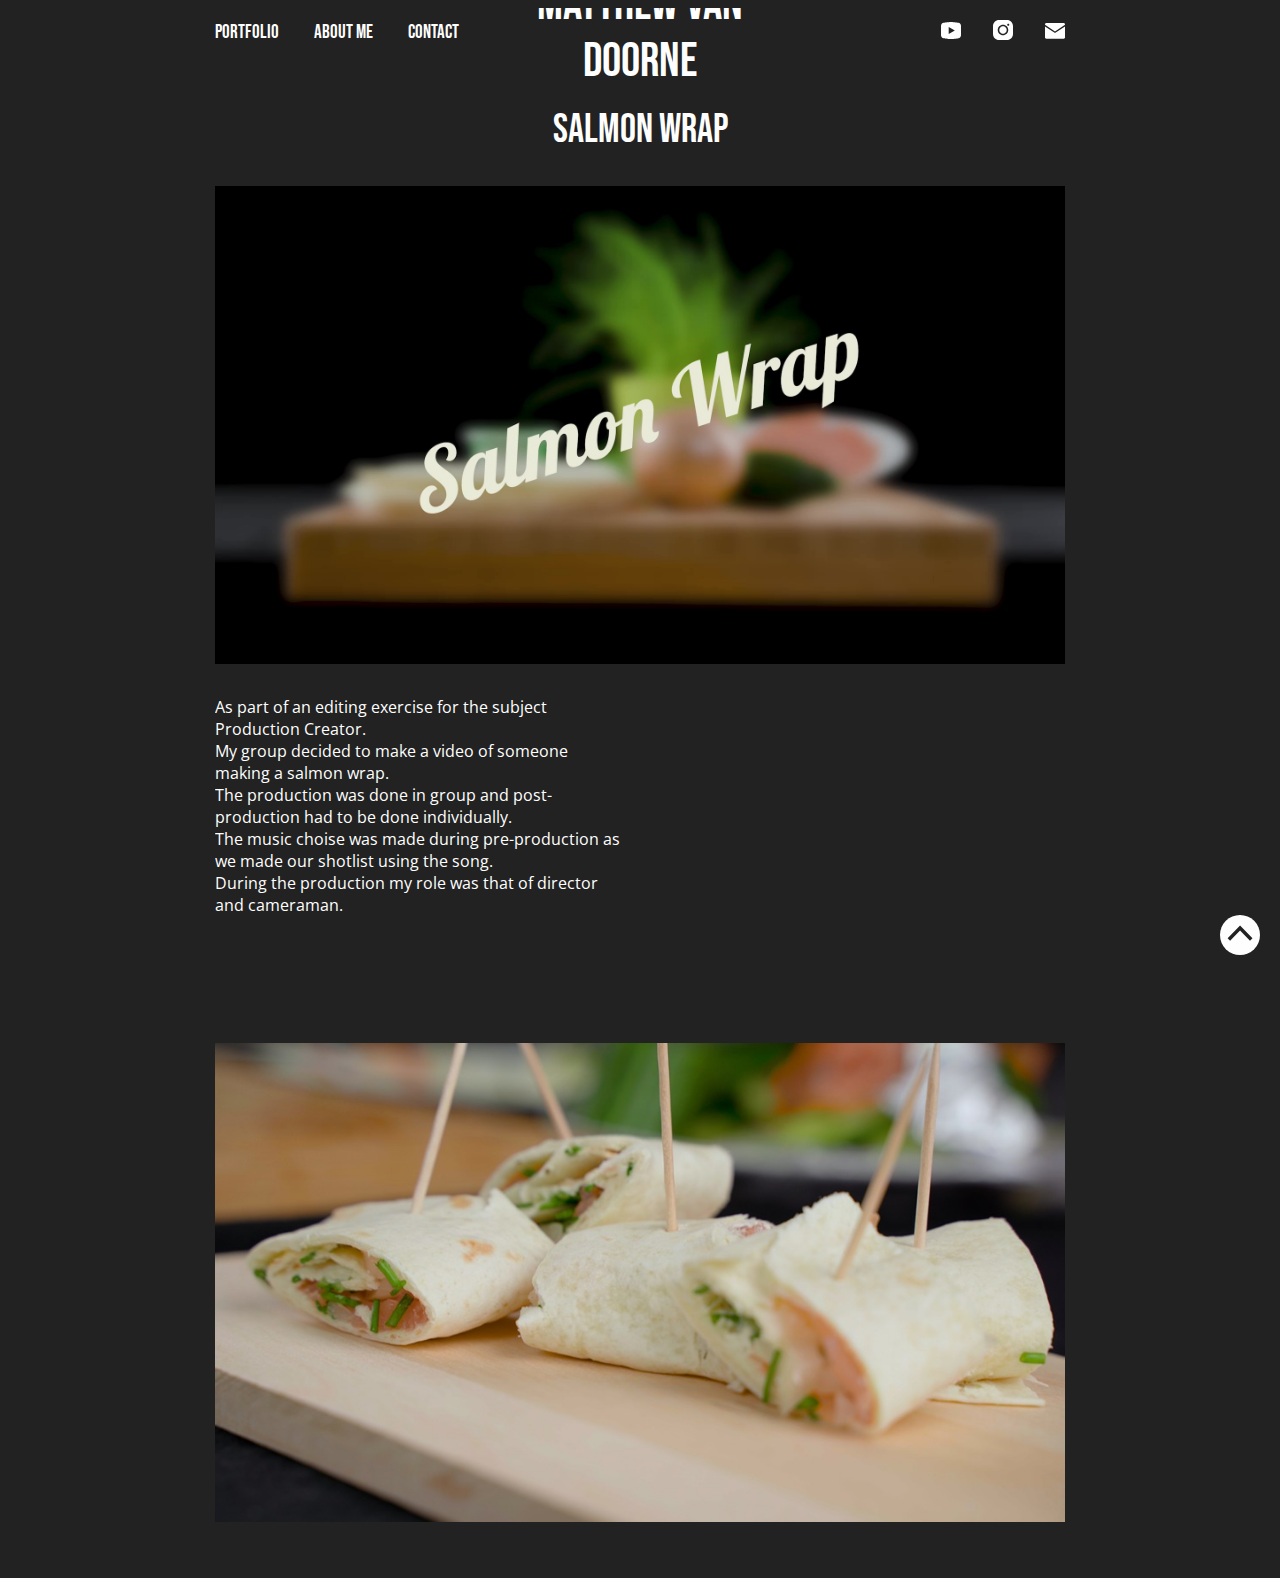
<file: projects/salmon-wrap.html>
<!DOCTYPE html>
<html lang="en">
<head>
    <meta charset="UTF-8">
    <meta name="viewport" content="width=device-width, initial-scale=1.0">

    <!-- Fonts -->
    <link rel="preconnect" href="https://fonts.googleapis.com">
    <link rel="preconnect" href="https://fonts.gstatic.com" crossorigin>
    <link href="https://fonts.googleapis.com/css2?family=Bebas+Neue&display=swap" rel="stylesheet">
    <link href="https://fonts.googleapis.com/css2?family=Open+Sans:ital,wght@0,300;0,400;0,500;0,600;0,700;0,800;1,300;1,400;1,500;1,600;1,700;1,800&display=swap" rel="stylesheet">

    <!-- Css -->
    <link rel="stylesheet" href="./../css/main.css">
    <link rel="stylesheet" href="./../css/project-gallery.css">
    <link rel="stylesheet" href="./../css/custom-blocks.css">

    <!-- SEO stuff -->
    <link rel="icon" href="./../assets/seo/favicon.png">

    <!-- Primary Meta Tags -->
    <title>Matthew Van Doorne | Salmon Wrap</title>
    <meta name="title" content="Matthew Van Doorne | Salmon Wrap" />
    <meta name="description" content="Ambitious creative and technology enthousiast." />

    <!-- Open Graph / Facebook -->
    <meta property="og:type" content="website" />
    <meta property="og:url" content="https://matthewvandoorne.github.io/portfolio/" /> 
    <meta property="og:title" content="Matthew Van Doorne | Salmon Wrap" />
    <meta property="og:description" content="Ambitious creative and technology enthousiast." />
    <meta property="og:image" content="https://matthewvandoorne.github.io/portfolio/assets/seo/metatag.png" /> 

    <!-- Twitter -->
    <meta property="twitter:card" content="summary_large_image" />
    <meta property="twitter:url" content="https://matthewvandoorne.github.io/portfolio/" /> 
    <meta property="twitter:title" content="Matthew Van Doorne | Salmon Wrap" />
    <meta property="twitter:description" content="Ambitious creative and technology enthousiast." />
    <meta property="twitter:image" content="https://matthewvandoorne.github.io/portfolio/assets/seo/metatag.png" /> 

</head>
<body>
    <nav class="desktop-nav">
        <div class="internal-links">
            <a href="./../index.html">Portfolio</a>
            <a href="./../about-me.html">About me</a>
            <a href="./../contact.html">Contact</a>
        </div>

        <a href="./../index.html" class="logo"><h1>Matthew Van Doorne</h1></a>

        <div class="social-links">
            <a href="https://www.youtube.com/channel/UC_4LJ2AacOjY6JQMafYwC5Q"><img src="./../assets/social-icons/youtube.svg" target="_blank" alt="youtube"></a>
            <a href="https://www.instagram.com/matthewvandoorne/" target="_blank"><img src="./../assets/social-icons/instagram.svg" alt="instagram"></a>
            <a href="mailto:matthewvd@hotmail.com"><img src="./../assets/social-icons/mail.svg" alt="Email"></a>
        </div>
    </nav>

    <nav class="mobile-nav">
        <a href="./../index.html" class="logo"><h1>Matthew Van Doorne</h1></a>

        <input type="checkbox" name="" id="HamburgerState">
        <div class="hamburger hamburger-lines">
            <span class="line line1"></span>
            <span class="line line2"></span>
            <span class="line line3"></span>
        </div>

        <div class="menu-items">
            <div class="internal-links">
                <a href="./../index.html">Portfolio</a>
                <a href="./../about-me.html">About me</a>
                <a href="./../contact.html">Contact</a>
            </div>
            
            <div class="social-links">
                <a href="https://www.youtube.com/channel/UC_4LJ2AacOjY6JQMafYwC5Q"><img src="./../assets/social-icons/youtube.svg" target="_blank" alt="youtube"></a>
                <a href="https://www.instagram.com/matthewvandoorne/" target="_blank"><img src="./../assets/social-icons/instagram.svg" alt="instagram"></a>
                <a href="mailto:matthewvd@hotmail.com"><img src="./../assets/social-icons/mail.svg" alt="Email"></a>
            </div>
        </div>
    </nav>

    <main class="project-main">
        <section class="middle-title-block">
            <h2>Salmon Wrap</h2>
        </section>

        <section class="single-image-block">
            <img src="./../assets/projects/salmon-wrap/Final_Moment.jpg" alt="photo opening shot video salmon wrap">
        </section>

        <section class="youtube-right-text-left-block">
            <p>As part of an editing exercise for the subject Production Creator.
                <br> My group decided to make a video of someone making a salmon wrap. 
                <br> The production was done in group and post-production had to be done individually. 
                <br>The music choise was made during pre-production as we made our shotlist using the song. 
                <br> During the production my role was that of director and cameraman.</p>
            <iframe width="560" height="315" src="https://www.youtube.com/embed/x-iGUmk1lOc?si=Bd2O3V28hcOgBmtT" title="YouTube video player" frameborder="0" allow="accelerometer; autoplay; clipboard-write; encrypted-media; gyroscope; picture-in-picture; web-share" allowfullscreen></iframe>
        </section>

        <section class="single-image-block">
            <img src="./../assets/projects/salmon-wrap/page end sw.jpg" alt="photo salmon wrap">
        </section>
    </main>
    <div id="scrollToTopButton"><img src="./../assets/up-arrow.svg" alt="upButton"></div>

    <script src="./../js/main.js"></script>
</body>
</html>
</file>
<file: css/main.css>
:root {
    --off-black: #222222;
    --off-white: #fefefe;

    --content-max-width-lg: 1200px;
    --content-max-width-md: 850px;
    --content-max-width-sm: 500px;

    --default-animation-time: .2s;

    --default-space-between-blocks: 3rem;
}

/* Main styling */
p a {
    font-family: 'Open Sans', sans-serif;
    text-decoration: underline;
}

html, body {
    overflow-x: hidden;
    position: relative;
    scroll-behavior: smooth;
}

body {
    box-sizing: border-box;
    background-color: var(--off-black);

    max-width: var(--content-max-width-lg);

    margin-left: auto;
    margin-right: auto;
}

main {
    margin-top: var(--default-space-between-blocks);
    margin-bottom: var(--default-space-between-blocks);
}

@media screen and (max-width: 1300px) {
    body {
        max-width: var(--content-max-width-md);
    }
}

@media screen and (max-width: 900px) {
    body {
        width: 80%;
        max-width: var(--content-max-width-sm);
    }
}

body * {
    color: var(--off-white);
    text-decoration: none;

    font-family: 'Bebas Neue', sans-serif;
}

/* Navigation */
.mobile-nav {
    display: none;
}

.desktop-nav {
    background-color: var(--off-black);

    height: 50px;

    display: flex;
    flex-direction: row;
    justify-content: space-between;
    align-items: center;
}

.desktop-nav .internal-links, .desktop-nav .logo, .desktop-nav .social-links {
    width: 33%;
}

.desktop-nav .logo {
    text-align: center;
    font-size: 1.5rem;
    padding: .2rem 2rem;
}

h1, h2, h3 {
    font-weight: normal;
    margin: 0;
    padding: 0;
}

.desktop-nav .internal-links a, .desktop-nav .social-links a {
    font-size: 1.2rem;
    padding: .2rem 1rem;
    position: relative;
}

.desktop-nav .internal-links a:first-child {
    margin-left: -1rem;
}

.desktop-nav .social-links a:last-child {
    margin-right: -1rem;
}

.desktop-nav .internal-links a::after {
    content: '';
    position: absolute;
    width: 100%;
    height: 2px;
    bottom: 0;
    left: 0;
    background-color: var(--off-white);
    transform-origin: bottom right;
    transition: transform var(--default-animation-time) ease-out;
    transform: scaleX(0);
}

.desktop-nav .internal-links a:hover::after {
    transform: scaleX(1);
}

.desktop-nav .social-links {
    display: flex;
    flex-direction: row;
    align-items: center;
    justify-content: end;
}

.desktop-nav .social-links a img {
    width: 20px;
}

.desktop-nav .social-links a {
    opacity: 1;
}

.desktop-nav .social-links a:hover {
    opacity: .8;
}

@media screen and (max-width: 900px) {
    .desktop-nav {
        display: none;
    }

    .mobile-nav {
        display: flex;
        flex-direction: row;
        align-items: center;
        justify-content: space-between;
    }

    .mobile-nav .logo {
        font-size: 1.2rem;
        padding: .2rem 2rem;
        margin-left: -2rem;
    }

    .mobile-nav .hamburger-lines {
        display: block;
        height: 26px;
        width: 32px;

        display: flex;
        flex-direction: column;
        justify-content: space-between;

        cursor: pointer;

        z-index: 100;
    }
    
    .mobile-nav .hamburger-lines .line {
        display: block;
        height: 4px;
        width: 100%;
        border-radius: 10px;
        background: var(--off-white);
    }
    
    .mobile-nav .hamburger-lines .line1 {
        transform-origin: 0% 0%;
        transition: transform var(--default-animation-time) ease-in-out;
    }
    
    .mobile-nav .hamburger-lines .line2 {
        transition: transform var(--default-animation-time) ease-in-out;
    }
    
    .mobile-nav .hamburger-lines .line3 {
        transform-origin: 0% 100%;
        transition: transform var(--default-animation-time) ease-in-out;
    }
    
    .mobile-nav .menu-items a {
        font-size: 1.5rem;
        padding: 1.5rem;
    }

    #HamburgerState {
        position: absolute;
        left: -500px;
        top: 0;
    }

    .mobile-nav .menu-items {
        position: absolute;
        left: 100%;
        top: 0;
        width: 100vw;
        height: 120vh;
        margin-top: -10vh;
        background-color: #222222;

        display: flex;
        flex-direction: column;
        align-items: center;
        justify-content: center;
        transition: left var(--default-animation-time) ease-in-out;

        z-index: 99;
    }

    .mobile-nav .menu-items .internal-links {
        display: flex;
        flex-direction: column;
        align-items: center;

        border-bottom: #fefefe solid 1px;
        margin-bottom: 2rem;
    }

    .mobile-nav .menu-items .social-links a img {
        width: 20px;
    }

    .mobile-nav input[type="checkbox"]:checked ~ .menu-items {
        transform: translateX(0);
    }
    
    .mobile-nav input[type="checkbox"]:checked ~ .hamburger-lines .line1 {
        transform: rotate(45deg);
    }
    
    .mobile-nav input[type="checkbox"]:checked ~ .hamburger-lines .line2 {
        transform: scaleY(0);
    }
    
    .mobile-nav input[type="checkbox"]:checked ~ .hamburger-lines .line3 {
        transform: rotate(-45deg);
    }

    .mobile-nav input[type="checkbox"]:checked ~ .menu-items {
        left: -15.5%;
    }
}

/* example page */

.example-block-gallery {
    display: flex;
    flex-direction: column;
    margin-top: 5rem;
    gap: 5rem;
}

.example-block-gallery .block-title {
    text-decoration: underline;
}

/* Project page */
.project-main {
    display: grid;
    grid-template-columns: 1fr;
    gap: 2rem;
}

/* Scroll to top */
#scrollToTopButton {
    width: 40px;

    position: fixed;
    right: 20px;
    bottom: -60px;

    transition: var(--default-animation-time) ease-out;
}

#scrollToTopButton img {
    width: 100%;
    height: 100%;
}
</file>
<file: css/project-gallery.css>
.project-gallery {
    display: grid;
    grid-template-columns: 1fr 1fr;
    gap: 10px;
}

.project-gallery .project-wrapper {
    width: 100%;
    position: relative;
}

.project-gallery .project-wrapper img {
    width: 100%;
    height: 100%;

    object-fit: cover;
}

.project-gallery .project-wrapper .text-overlay {
    position: absolute;
    top: 0;
    bottom: 0;
    left: 0;
    right: 0;
    height: 100%;
    width: 100%;
    opacity: 0;
    transition: .5s ease;
    background-color: var(--off-white);
    transition: opacity var(--default-animation-time) ease-out;
}

.project-gallery .project-wrapper .text-overlay h3 {
    color: var(--off-black);
    font-weight: normal;

    position: absolute;
    top: 50%;
    left: 50%;
    -webkit-transform: translate(-50%, -50%);
    -ms-transform: translate(-50%, -50%);
    transform: translate(-50%, -50%);
    text-align: center;
}

.project-gallery .project-wrapper:hover .text-overlay {
    opacity: 1;
}

@media screen and (max-width: 900px) {
    .project-gallery {
        grid-template-columns: 1fr;
    }
}
</file>
<file: css/custom-blocks.css>
/* single image block */
.single-image-block {
    display: flex;
    justify-content: center;
}

.single-image-block img {
    width: 100%;
    object-fit: contain;
}

/* image left and text right block */
.image-left-text-right-block {
    display: grid;
    grid-template-columns: 1fr 1fr;
    gap: 2rem;
}

.image-left-text-right-block img {
    width: 100%;
    height: 100%;

    min-height: 200px;
    max-height: 370px;

    object-fit: contain;
}

.image-left-text-right-block p {
    margin: 0;
    font-family: 'Open Sans', sans-serif;
}

@media screen and (max-width: 600px) {
    .image-left-text-right-block {
        grid-template-columns: 1fr;
    }
}

/* image right and text left block */
.image-right-text-left-block {
    display: grid;
    grid-template-columns: 1fr 1fr;
    gap: 2rem;
}

.image-right-text-left-block img {
    width: 100%;
    height: 100%;

    min-height: 200px;
    max-height: 370px;

    object-fit: contain;
}

.image-right-text-left-block p {
    margin: 0;
    font-family: 'Open Sans', sans-serif;
}

@media screen and (max-width: 600px) {
    .image-right-text-left-block {
        grid-template-columns: 1fr;
    }
}

/* text left block */
.text-left-block p {
    font-family: 'Open Sans', sans-serif;
    text-align: left;
}

/* text middle block */
.text-middle-block p {
    font-family: 'Open Sans', sans-serif;
    text-align: center;
}

/* text right block */
.text-right-block p {
    font-family: 'Open Sans', sans-serif;
    text-align: right;
}

/* left youtube block */
.left-youtube-video-link {
    display: flex;
    flex-direction: row;
    justify-content: start;
}

@media screen and (max-width: 600px) {
    .left-youtube-video-link iframe {
        width: 100%;
    }
}

/* middle youtube block */
.middle-youtube-video-link {
    display: flex;
    flex-direction: row;
    justify-content: center;
}

@media screen and (max-width: 600px) {
    .middle-youtube-video-link iframe {
        width: 100%;
    }
}

/* right youtube block */
.right-youtube-video-link {
    display: flex;
    flex-direction: row;
    justify-content: end;
}

@media screen and (max-width: 600px) {
    .right-youtube-video-link iframe {
        width: 100%;
    }
}

/* youtube left and text left block */
.youtube-left-text-right-block {
    display: grid;
    grid-template-columns: 1fr 1fr;
    gap: 2rem;
}

.youtube-left-text-right-block iframe {
    width: 100%;
    

    min-height: 250px;
    max-height: 370px;

    object-fit: cover;
}

.youtube-left-text-right-block p {
    margin: 0;
    font-family: 'Open Sans', sans-serif;
}

@media screen and (max-width: 600px) {
    .youtube-left-text-right-block {
        grid-template-columns: 1fr;
    }
}

/* youtube right and text right block */
.youtube-right-text-left-block {
    display: grid;
    grid-template-columns: 1fr 1fr;
    gap: 2rem;
}

.youtube-right-text-left-block iframe {
    width: 100%;
  
    min-height: 250px;
    max-height: 370px;

    object-fit: cover;
}

.youtube-right-text-left-block p {
    margin: 0;
    font-family: 'Open Sans', sans-serif;
}

@media screen and (max-width: 600px) {
    .youtube-right-text-left-block {
        grid-template-columns: 1fr;
    }
}

/* left title block */
.left-title-block h2 {
    text-align: left;
    font-size: 2.5rem;
}

/* middle title block */
.middle-title-block h2 {
    text-align: center;
    font-size: 2.5rem;
}

/* right title block */
.right-title-block h2 {
    text-align: right;
    font-size: 2.5rem;
}

/* image gallery block */
.image-gallery {
    display: grid;
    grid-template-columns: 1fr 1fr 1fr 1fr 1fr;
    gap: .5rem;
}


.image-gallery img {
    width: 100%;
}

@media screen and (max-width: 600px) {
    .image-gallery {
        grid-template-columns: 1fr 1fr 1fr;
    }
}

/* left sub title block */
.left-sub-title-block h3 {
    text-align: left;
    font-size: 2rem;
}

/* middle sub title block */
.middle-sub-title-block h3 {
    text-align: center;
    font-size: 2rem;
}

/* right sub title block */
.right-sub-title-block h3 {
    text-align: right;
    font-size: 2rem;
}

/* 2x2 image grid block */
._2x2-image-grid {
    margin-left: auto;
    margin-right: auto;
    width: fit-content;
gap:8px;
    display: grid;
    grid-template-columns: 1fr 1fr;
}

._2x2-image-grid img {
    width: 100%;
}
</file>
